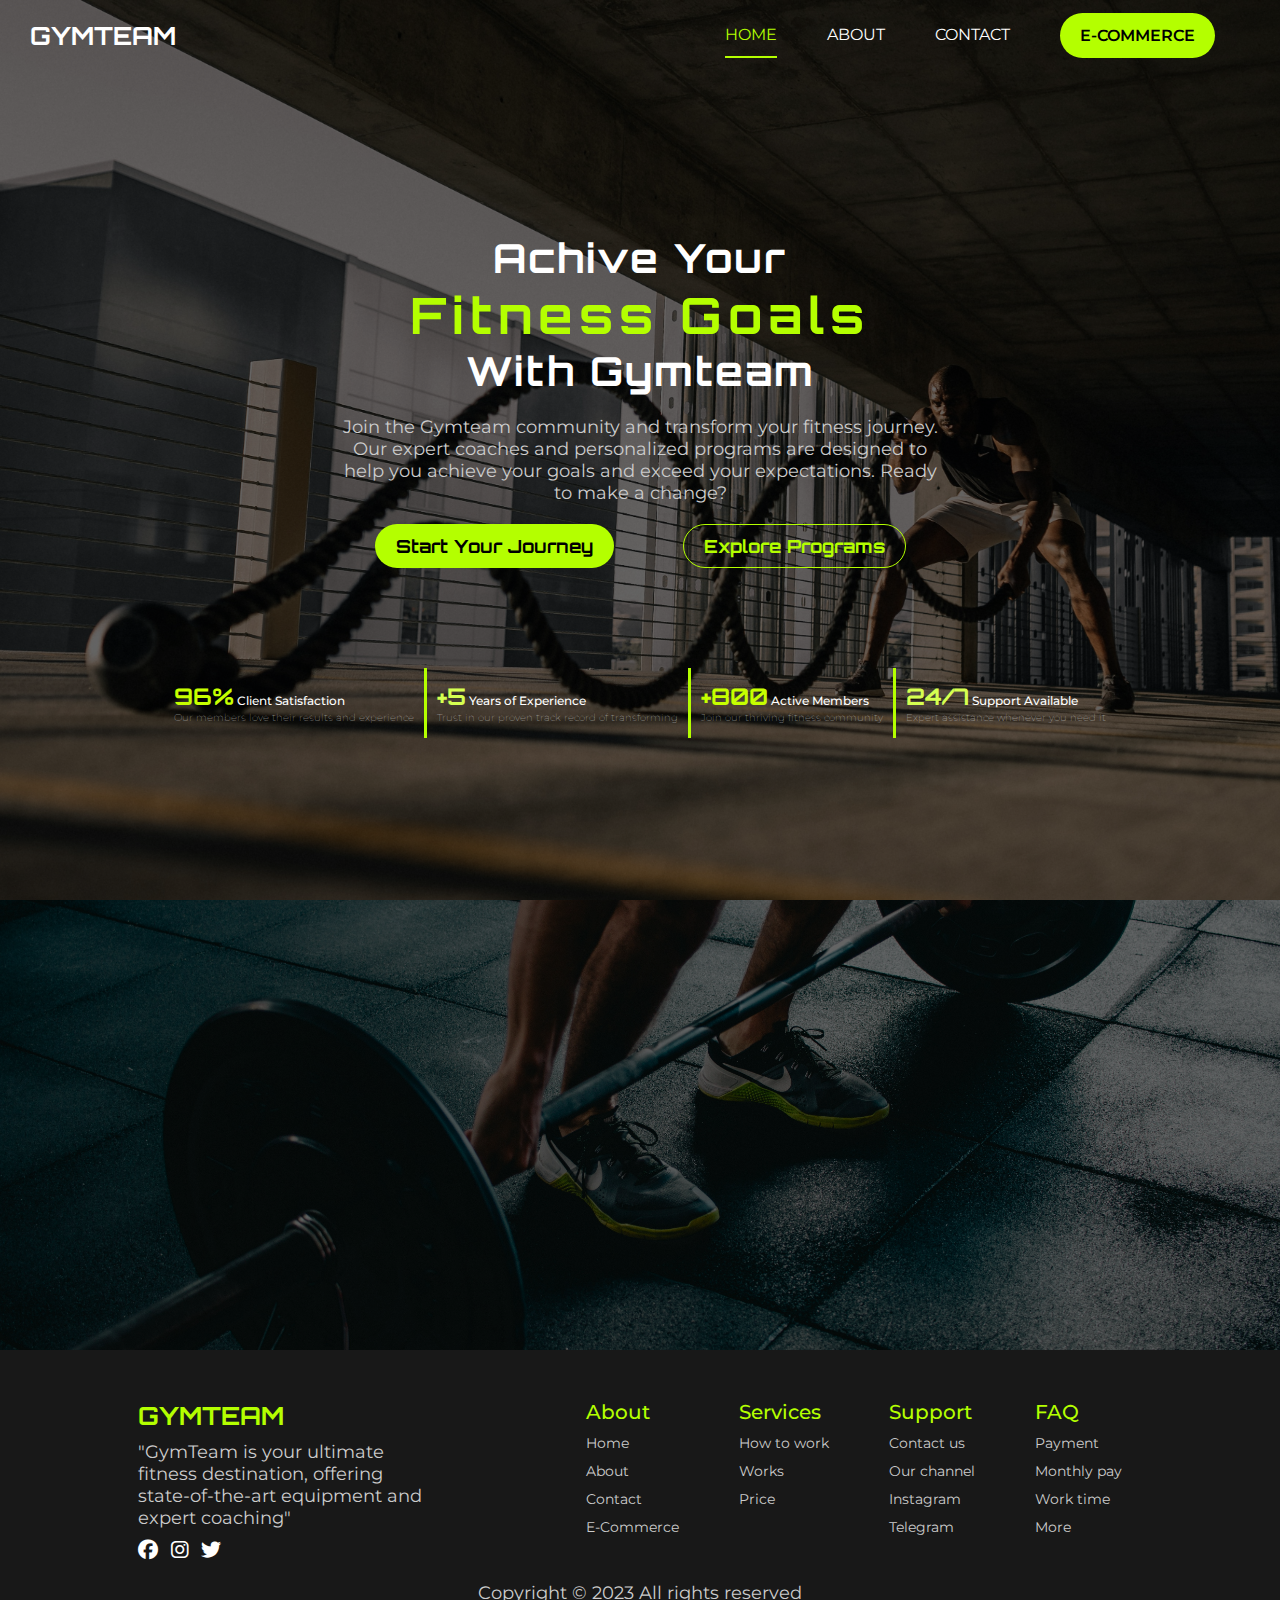
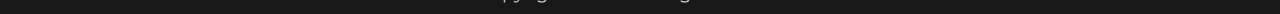
<file: index.html>
<!DOCTYPE html>
<html lang="en">
  <head>
    <meta charset="UTF-8" />
    <meta name="viewport" content="width=device-width, initial-scale=1.0" />
    <link rel="stylesheet" href="/CSS/resetstylesheet.css" />
    <link rel="stylesheet" href="/CSS/style.css" />
    <link
      rel="stylesheet"
      href="https://cdnjs.cloudflare.com/ajax/libs/font-awesome/6.5.2/css/all.min.css" />
    <title>GYMTEAM</title>
  </head>
  <body>
    <section class="herobg"></section>
    <header>
      <h5><a href="/">GYMTEAM</a></h5>

      <!-- Burger Menu Button -->
      <button id="burger-menu" aria-label="Toggle menu">
        <img src="/ASSET/icon-hamburger.svg" alt="Menu" id="burger-icon" />
      </button>

      <!-- Desktop Navigation -->
      <nav class="desktop-nav">
        <ul>
          <li class="link clicked">
            <a href="/"> Home</a>
          </li>
          <li class="link">
            <a href="/html/AboutUs.html"> About</a>
          </li>
          <li class="link">
            <a href="/html/contact.html"> Contact</a>
          </li>
          <li class="E-link">
            <a href="/html/e-commerce.html"> E-Commerce</a>
          </li>
        </ul>
      </nav>

      <!-- Mobile Navigation (hidden by default) -->
      <nav class="mobile-nav">
        <ul>
          <li class="link clicked">
            <a href="/"> Home</a>
          </li>
          <li class="link">
            <a href="/html/AboutUs.html"> About</a>
          </li>
          <li class="link">
            <a href="/html/contact.html"> Contact</a>
          </li>
          <li class="E-link">
            <a href="#"> E-Commerce</a>
          </li>
        </ul>
      </nav>
    </header>

    <section class="hero-section">
      <div class="hero-text">
        <h1>
          Achive Your <br />
          <span>Fitness Goals</span> <br />
          With Gymteam
        </h1>
        <p>
          Join the Gymteam community and transform your fitness journey. Our
          expert coaches and personalized programs are designed to help you
          achieve your goals and exceed your expectations. Ready to make a
          change?
        </p>
        <div class="hero-buttons">
          <button class="start">Start Your Journey</button>
          <button class="explore">Explore Programs</button>
        </div>
      </div>
      <div class="records">
        <div>
          <h4><span class="shadeone">96%</span> Client Satisfaction</h4>
          <p>Our members love their results and experience</p>
          <hr />
        </div>
        <div>
          <h4><span class="shadetwo">+5</span> Years of Experience</h4>
          <p>Trust in our proven track record of transforming</p>
          <hr />
        </div>
        <div>
          <h4><span class="shadeone">+800</span> Active Members</h4>
          <p>Join our thriving fitness community</p>
          <hr />
        </div>
        <div>
          <h4><span class="shadetwo">24/7</span> Support Available</h4>
          <p>Expert assistance whenever you need it</p>
        </div>
      </div>
    </section>

    <section class="blank-section"> </section>
    <!-- <section class="Subscription">
      <div class="Subscribe-head">
        <h2>Our <span>Plans</span></h2>
        <p>
          Select the plan that suits your fitness goals and let our expert
          coaches guide you every step of the way.
        </p>
        <div>
          <button>Monthly</button>
          <button>Yearly</button>
        </div>
      </div>

      <div class="plans">
        <div></div>
        <div></div>
        <div></div>
      </div>
    </section> -->

    <footer>
      <div class="footer-container">
        <div class="footer-section">
          <h2>GYMTEAM</h2>
          <p
            >"GymTeam is your ultimate fitness destination, offering
            state-of-the-art equipment and expert coaching"</p
          >
          <div class="social-icons">
            <a href="#"><i class="fab fa-facebook"></i></a>
            <a href="#"><i class="fab fa-instagram"></i></a>
            <a href="#"><i class="fab fa-twitter"></i></a>
          </div>
        </div>
        <div class="footer-links">
          <div class="about">
            <h3>About</h3>
            <ul>
              <li><a href="#">Home</a></li>
              <li><a href="#">About</a></li>
              <li><a href="#">Contact</a></li>
              <li><a href="#">E-Commerce</a></li>
            </ul>
          </div>
          <div class="services">
            <h3>Services</h3>
            <ul>
              <li><a href="#">How to work</a></li>
              <li><a href="#">Works</a></li>
              <li><a href="#">Price</a></li>
            </ul>
          </div>
          <div class="support">
            <h3>Support</h3>
            <ul>
              <li><a href="#">Contact us</a></li>
              <li><a href="#">Our channel</a></li>
              <li><a href="#">Instagram</a></li>
              <li><a href="#">Telegram</a></li>
            </ul>
          </div>
          <div class="faq">
            <h3>FAQ</h3>
            <ul>
              <li><a href="#">Payment</a></li>
              <li><a href="#">Monthly pay</a></li>
              <li><a href="#">Work time</a></li>
              <li><a href="#">More</a></li>
            </ul>
          </div>
        </div>
      </div>
      <p class="copyright">Copyright &copy; 2023 All rights reserved</p>
    </footer>

    <script src="/JS/script.js"></script>
  </body>
</html>
</file>
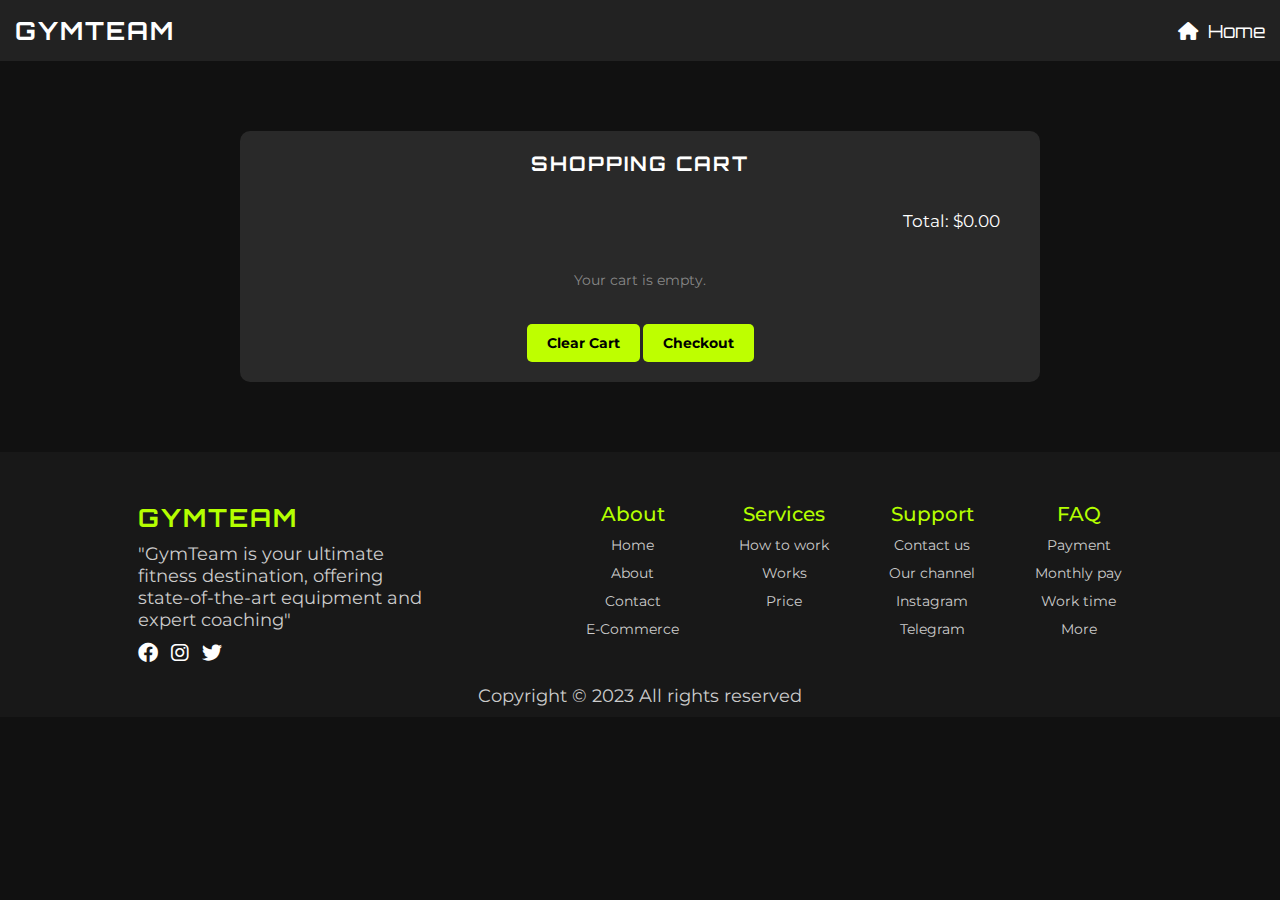
<file: html/cart.html>
<!DOCTYPE html>
<html lang="en">
  <head>
    <meta charset="UTF-8" />
    <meta name="viewport" content="width=device-width, initial-scale=1.0" />
    <title>Shopping Cart</title>
    <link rel="stylesheet" href="/CSS/cart.css" />
    <link rel="stylesheet" href="/CSS/resetstylesheet.css" />
    <link
      rel="stylesheet"
      href="https://cdnjs.cloudflare.com/ajax/libs/font-awesome/6.0.0-beta3/css/all.min.css" />
  </head>
  <body>
    <header>
      <div class="logo">
        <h1>GYMTEAM</h1>
      </div>
      <nav>
        <a href="/html/e-commerce.html"><i class="fas fa-home"></i> Home</a>
      </nav>
    </header>

    <main class="cart-container">
      <h2>Shopping Cart</h2>
      <div id="cart-items"></div>
      <p id="empty-cart-message">Your cart is empty.</p>
      <button id="clear-cart">Clear Cart</button>
      <button id="checkout">Checkout</button>
    </main>

    <footer>
      <div class="footer-container">
        <div class="footer-section">
          <h2>GYMTEAM</h2>
          <p
            >"GymTeam is your ultimate fitness destination, offering
            state-of-the-art equipment and expert coaching"</p
          >
          <div class="social-icons">
            <a href="#"><i class="fab fa-facebook"></i></a>
            <a href="#"><i class="fab fa-instagram"></i></a>
            <a href="#"><i class="fab fa-twitter"></i></a>
          </div>
        </div>
        <div class="footer-links">
          <div class="about">
            <h3>About</h3>
            <ul>
              <li><a href="#">Home</a></li>
              <li><a href="#">About</a></li>
              <li><a href="#">Contact</a></li>
              <li><a href="#">E-Commerce</a></li>
            </ul>
          </div>
          <div class="services">
            <h3>Services</h3>
            <ul>
              <li><a href="#">How to work</a></li>
              <li><a href="#">Works</a></li>
              <li><a href="#">Price</a></li>
            </ul>
          </div>
          <div class="support">
            <h3>Support</h3>
            <ul>
              <li><a href="/html/contact.html">Contact us</a></li>
              <li><a href="#">Our channel</a></li>
              <li><a href="#">Instagram</a></li>
              <li><a href="#">Telegram</a></li>
            </ul>
          </div>
          <div class="faq">
            <h3>FAQ</h3>
            <ul>
              <li><a href="/html/cart.html">Payment</a></li>
              <li><a href="#">Monthly pay</a></li>
              <li><a href="#">Work time</a></li>
              <li><a href="#">More</a></li>
            </ul>
          </div>
        </div>
      </div>
      <p class="copyright">Copyright &copy; 2023 All rights reserved</p>
    </footer>

    <script src="/JS/e-commerce.js"></script>
  </body>
</html>
</file>
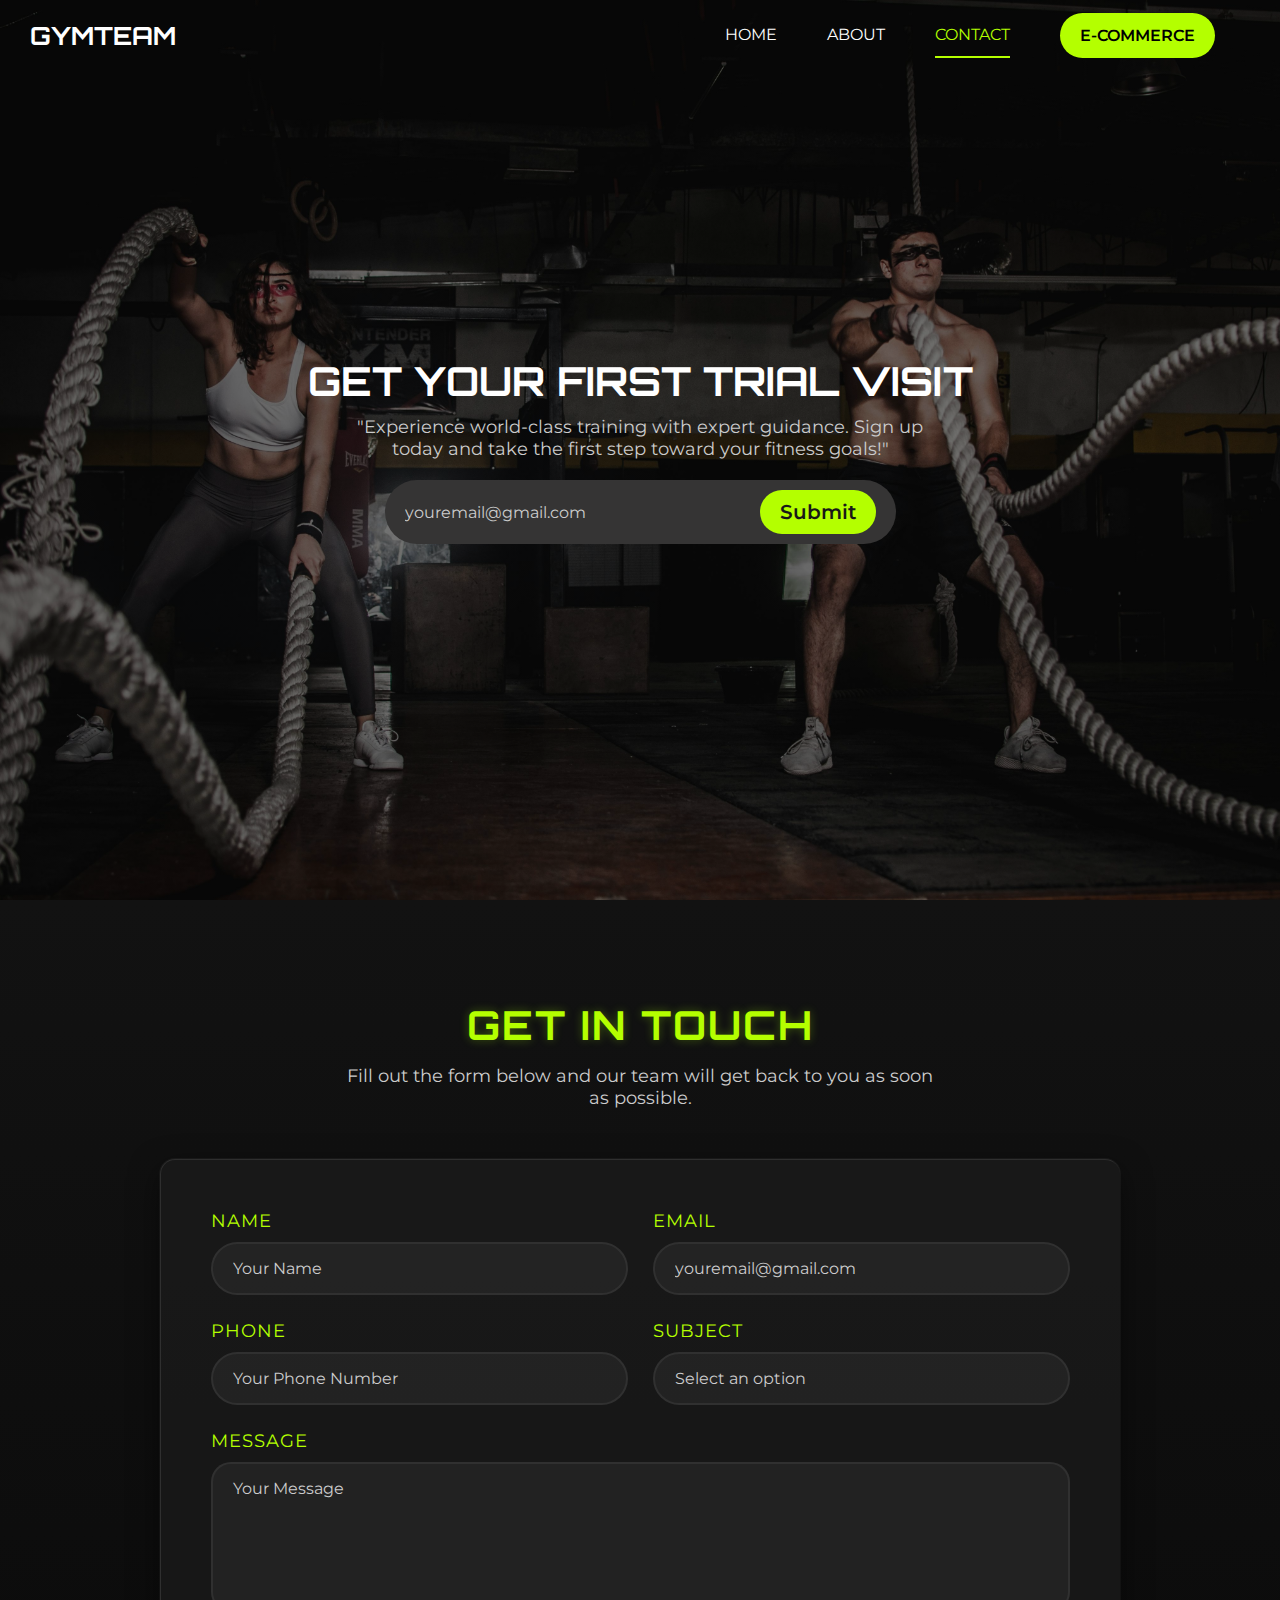
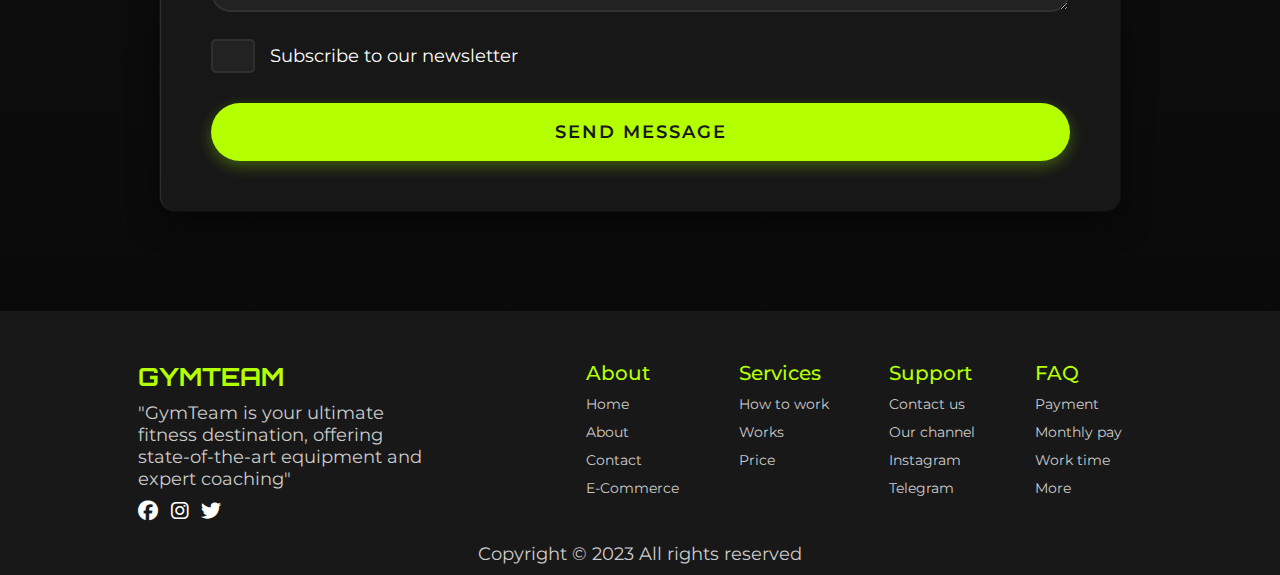
<file: html/contact.html>
<!DOCTYPE html>
<html lang="en">
  <head>
    <meta charset="UTF-8" />
    <meta name="viewport" content="width=device-width, initial-scale=1.0" />
    <title>Contact Us - Gym Team</title>
    <link rel="stylesheet" href="../CSS/resetstylesheet.css" />
    <link rel="stylesheet" href="../CSS/contact.css" />
    <link
      href="https://fonts.googleapis.com/css2?family=Antonio:wght@100..700&family=Pacifico&family=Source+Sans+3:ital,wght@0,200..900;1,200..900&display=swap"
      rel="stylesheet" />
    <link
      rel="stylesheet"
      href="https://cdnjs.cloudflare.com/ajax/libs/font-awesome/6.5.2/css/all.min.css" />
  </head>
  <body>
    <section class="contact-hero">
      <!-- Header -->

      <header>
        <h5><a href="/">GYMTEAM</a></h5>

        <!-- Burger Menu Button -->
        <button id="burger-menu" aria-label="Toggle menu">
          <img src="/ASSET/icon-hamburger.svg" alt="Menu" id="burger-icon" />
        </button>

        <!-- Desktop Navigation -->
        <nav class="desktop-nav">
          <ul>
            <li class="link">
              <a href="/"> Home</a>
            </li>
            <li class="link">
              <a href="/html/AboutUs.html"> About</a>
            </li>
            <li class="link clicked">
              <a href="/html/contact.html"> Contact</a>
            </li>
            <li class="E-link">
              <a href="/html/e-commerce.html"> E-Commerce</a>
            </li>
          </ul>
        </nav>

        <!-- Mobile Navigation (hidden by default) -->
        <nav class="mobile-nav">
          <ul>
            <li class="link">
              <a href="/"> Home</a>
            </li>
            <li class="link">
              <a href="/html/AboutUs.html"> About</a>
            </li>
            <li class="link clicked">
              <a href="/html/contact.html"> Contact</a>
            </li>
            <li class="E-link">
              <a href="/html/e-commerce.html"> E-Commerce</a>
            </li>
          </ul>
        </nav>
      </header>
      <div class="contact-content">
        <h1>GET YOUR FIRST TRIAL VISIT</h1>
        <p
          >"Experience world-class training with expert guidance. Sign up today
          and take the first step toward your fitness goals!"</p
        >
        <div class="email-form">
          <input
            type="email"
            placeholder="youremail@gmail.com"
            id="youremail" />
          <input
            type="submit"
            placeholder="Submit"
            id="feedback"
            onclick="getFeedback()" />
        </div>
      </div>
    </section>

    <!-- Form -->
    <section class="contact-form-section">
      <div class="contact-form-container">
        <h2>GET IN TOUCH</h2>
        <p
          >Fill out the form below and our team will get back to you as soon as
          possible.</p
        >

        <form
          class="contact-form"
          action="https://formspree.io/f/mqapqkbq"
          method="post">
          <div class="form-row">
            <div class="form-group">
              <label for="name">Name</label>
              <input
                type="text"
                id="name"
                name="name"
                placeholder="Your Name"
                required />
            </div>
            <div class="form-group">
              <label for="email">Email</label>
              <input
                type="email"
                id="email"
                name="email"
                placeholder="youremail@gmail.com"
                required />
            </div>
          </div>

          <div class="form-row">
            <div class="form-group">
              <label for="phone">Phone</label>
              <input
                type="tel"
                id="phone"
                name="phone"
                placeholder="Your Phone Number"
                required />
            </div>
            <div class="form-group">
              <label for="subject">Subject</label>
              <select id="subject" name="subject" required>
                <option value="" disabled selected>Select an option</option>
                <option value="membership">Membership</option>
                <option value="personal-training">Personal Training</option>
                <option value="group-classes">Group Classes</option>
                <option value="other">Other</option>
              </select>
            </div>
          </div>

          <div class="form-group full-width">
            <label for="message">Message</label>
            <textarea
              id="message"
              name="message"
              placeholder="Your Message"
              rows="5"
              required></textarea>
          </div>

          <div class="form-group checkbox-group">
            <input type="checkbox" id="newsletter" name="newsletter" />
            <label for="newsletter">Subscribe to our newsletter</label>
          </div>

          <button type="submit" class="submit-btn">SEND MESSAGE</button>
        </form>
      </div>
    </section>

    <footer>
      <div class="footer-container">
        <div class="footer-section">
          <h2>GYMTEAM</h2>
          <p
            >"GymTeam is your ultimate fitness destination, offering
            state-of-the-art equipment and expert coaching"</p
          >
          <div class="social-icons">
            <a href="#"><i class="fab fa-facebook"></i></a>
            <a href="#"><i class="fab fa-instagram"></i></a>
            <a href="#"><i class="fab fa-twitter"></i></a>
          </div>
        </div>
        <div class="footer-links">
          <div class="about">
            <h3>About</h3>
            <ul>
              <li><a href="/index.html">Home</a></li>
              <li><a href="#">About</a></li>
              <li><a href="#">Contact</a></li>
              <li><a href="/html/e-commerce.html">E-Commerce</a></li>
            </ul>
          </div>
          <div class="services">
            <h3>Services</h3>
            <ul>
              <li><a href="#">How to work</a></li>
              <li><a href="#">Works</a></li>
              <li><a href="#">Price</a></li>
            </ul>
          </div>
          <div class="support">
            <h3>Support</h3>
            <ul>
              <li><a href="#">Contact us</a></li>
              <li><a href="#">Our channel</a></li>
              <li><a href="#">Instagram</a></li>
              <li><a href="#">Telegram</a></li>
            </ul>
          </div>
          <div class="faq">
            <h3>FAQ</h3>
            <ul>
              <li><a href="/html/cart.html">Payment</a></li>
              <li><a href="#">Monthly pay</a></li>
              <li><a href="#">Work time</a></li>
              <li><a href="#">More</a></li>
            </ul>
          </div>
        </div>
      </div>
      <p class="copyright">Copyright &copy; 2023 All rights reserved</p>
    </footer>
    <script src="../JS/script.js"></script>
    <script src="../JS/contact.js"></script>
  </body>
</html>
</file>
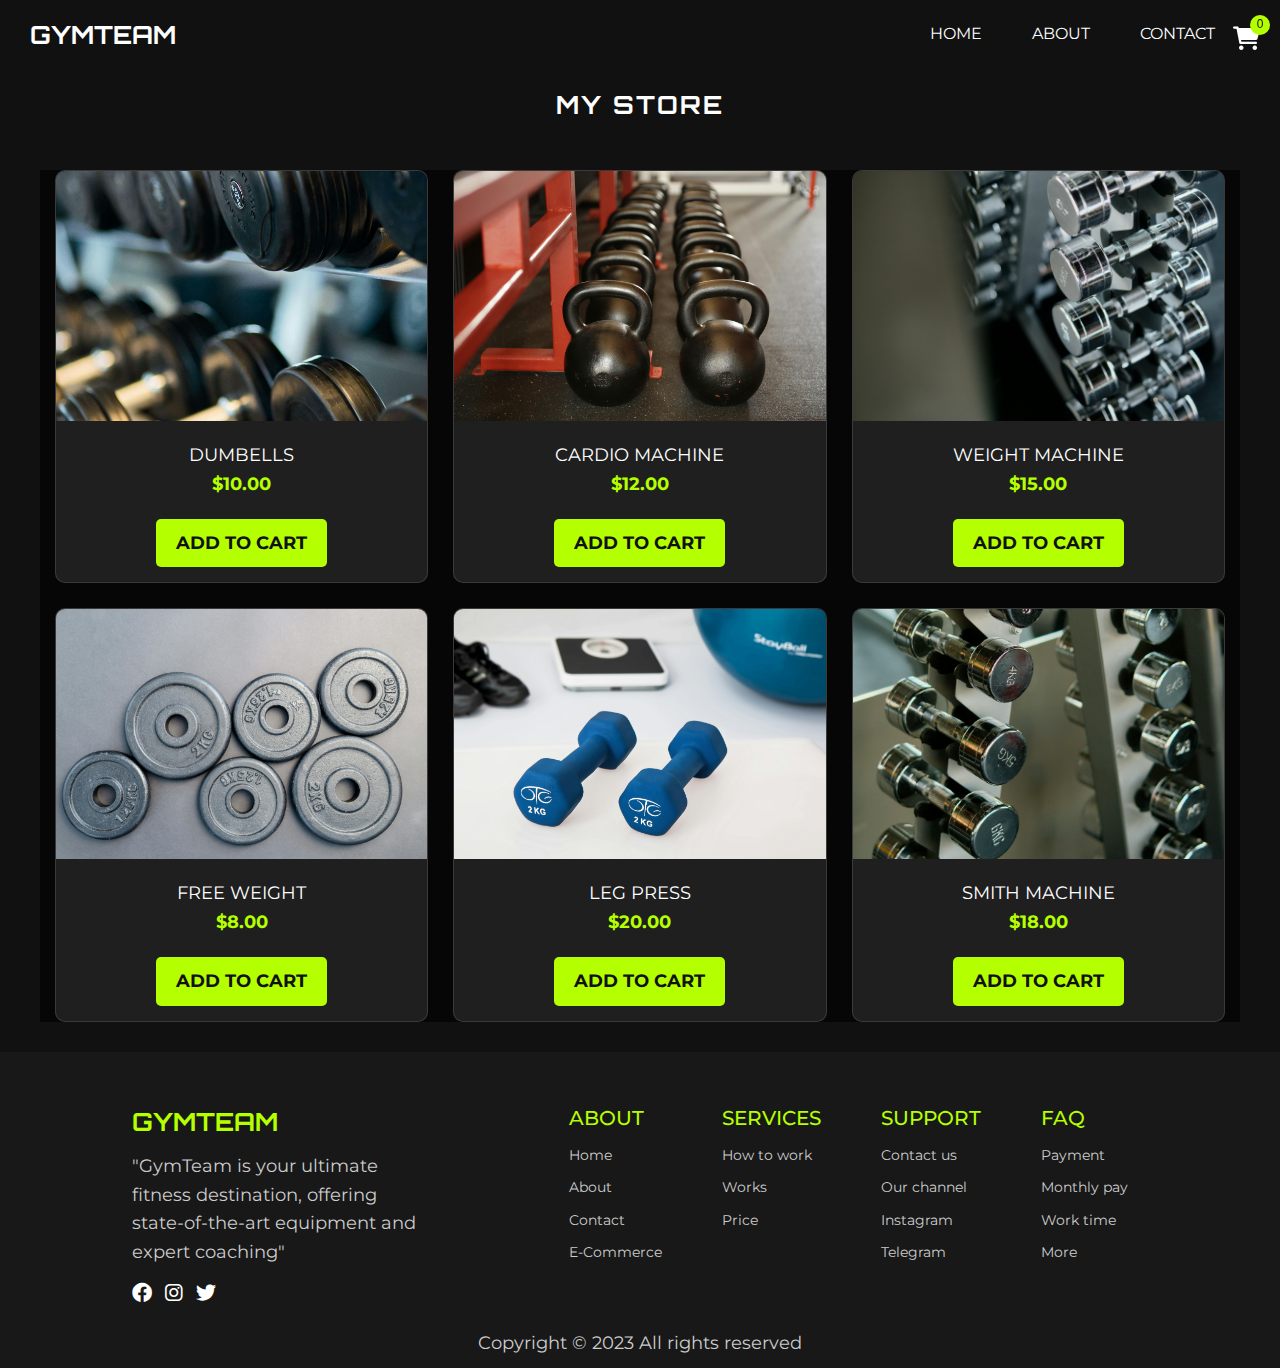
<file: html/e-commerce.html>
<!DOCTYPE html>
<html lang="en">
  <head>
    <meta charset="UTF-8" />
    <meta name="viewport" content="width=device-width, initial-scale=1.0" />
    <title>Gym Store</title>
    <link rel="stylesheet" href="../CSS/e-commerce.css" />
    <link rel="stylesheet" href="../CSS/resetstylesheet.css" />
    <link
      rel="stylesheet"
      href="https://cdnjs.cloudflare.com/ajax/libs/font-awesome/6.0.0-beta3/css/all.min.css" />
  </head>
  <body>
    <header>
      <h5><a href="/">GYMTEAM</a></h5>

      <!-- Burger Menu Button -->
      <button id="burger-menu" aria-label="Toggle menu">
        <img src="/ASSET/icon-hamburger.svg" alt="Menu" id="burger-icon" />
      </button>

      <!-- Desktop Navigation -->
      <nav class="desktop-nav">
        <ul>
          <li class="link">
            <a href="/"> Home</a>
          </li>
          <li class="link">
            <a href="/html/AboutUs.html"> About</a>
          </li>
          <li class="link">
            <a href="/html/contact.html"> Contact</a>
          </li>
        </ul>
      </nav>

      <!-- Mobile Navigation (hidden by default) -->
      <nav class="mobile-nav">
        <ul>
          <li class="link">
            <a href="/"> Home</a>
          </li>
          <li class="link">
            <a href="/html/AboutUs.html"> About</a>
          </li>
          <li class="link">
            <a href="/html/contact.html"> Contact</a>
          </li>
        </ul>
      </nav>
    </header>

    <div class="heading">
      <div class="logo">
        <h1>My Store</h1>
      </div>
      <div class="cart-icon">
        <a href="cart.html">
          <i class="fas fa-shopping-cart"></i>
          <span id="cart-count" class="cart-count">0</span>
        </a>
      </div>
    </div>

    <main class="container">
      <div class="product-grid">
        <div class="product-card">
          <img src="/ASSET/Dumbells.jpg" alt="Product 1" />
          <div class="product-details">
            <h3>Dumbells</h3>
            <p class="price">$10.00</p>
            <button class="add-to-cart" onclick="cart()">Add to Cart</button>
          </div>
        </div>
        <div class="product-card">
          <img src="/ASSET/gymequipment1.jpg" alt="Product 2" />
          <div class="product-details">
            <h3>Cardio Machine</h3>
            <p class="price">$12.00</p>
            <button class="add-to-cart" onclick="cart()">Add to Cart</button>
          </div>
        </div>
        <div class="product-card">
          <img src="/ASSET/gymequipment2.jpg" alt="Product 3" />
          <div class="product-details">
            <h3>Weight Machine</h3>
            <p class="price">$15.00</p>
            <button class="add-to-cart" onclick="cart()">Add to Cart</button>
          </div>
        </div>
        <div class="product-card">
          <img src="/ASSET/gymequipment3.jpg" alt="Product 4" />
          <div class="product-details">
            <h3>Free Weight</h3>
            <p class="price">$8.00</p>
            <button class="add-to-cart" onclick="cart()">Add to Cart</button>
          </div>
        </div>
        <div class="product-card">
          <img src="/ASSET/gymequipment4.jpg" alt="Product 5" />
          <div class="product-details">
            <h3>Leg Press</h3>
            <p class="price">$20.00</p>
            <button class="add-to-cart" onclick="cart()">Add to Cart</button>
          </div>
        </div>
        <div class="product-card">
          <img src="/ASSET/gymequipment5.jpg" alt="Product 6" />
          <div class="product-details">
            <h3>Smith Machine</h3>
            <p class="price">$18.00</p>
            <button class="add-to-cart" onclick="cart()">Add to Cart</button>
          </div>
        </div>
      </div>
    </main>

    <footer>
      <div class="footer-container">
        <div class="footer-section">
          <h2>GYMTEAM</h2>
          <p
            >"GymTeam is your ultimate fitness destination, offering
            state-of-the-art equipment and expert coaching"</p
          >
          <div class="social-icons">
            <a href="#"><i class="fab fa-facebook"></i></a>
            <a href="#"><i class="fab fa-instagram"></i></a>
            <a href="#"><i class="fab fa-twitter"></i></a>
          </div>
        </div>
        <div class="footer-links">
          <div class="about">
            <h3>About</h3>
            <ul>
              <li><a href="#">Home</a></li>
              <li><a href="#">About</a></li>
              <li><a href="#">Contact</a></li>
              <li><a href="#">E-Commerce</a></li>
            </ul>
          </div>
          <div class="services">
            <h3>Services</h3>
            <ul>
              <li><a href="#">How to work</a></li>
              <li><a href="#">Works</a></li>
              <li><a href="#">Price</a></li>
            </ul>
          </div>
          <div class="support">
            <h3>Support</h3>
            <ul>
              <li><a href="/html/contact.html">Contact us</a></li>
              <li><a href="#">Our channel</a></li>
              <li><a href="#">Instagram</a></li>
              <li><a href="#">Telegram</a></li>
            </ul>
          </div>
          <div class="faq">
            <h3>FAQ</h3>
            <ul>
              <li><a href="/html/cart.html">Payment</a></li>
              <li><a href="#">Monthly pay</a></li>
              <li><a href="#">Work time</a></li>
              <li><a href="#">More</a></li>
            </ul>
          </div>
        </div>
      </div>
      <p class="copyright">Copyright &copy; 2023 All rights reserved</p>
    </footer>
    <script src="../JS/e-commerce.js"></script>
  </body>
</html>
</file>
<file: CSS/style.css>
@import url('https://fonts.googleapis.com/css2?family=Montserrat:ital,wght@0,100..900;1,100..900&family=Orbitron:wght@400..900&display=swap');
:root{
    font-size: 62.5%; 
    --primary-green: #B4FF00;
    --primary-green-2: #C6FF00;
    --primary-green-3: #D5FF51;
    --primary-text: #CCCCCC;
    --primary-white: #FFFFFF;
    --primary-grey: #181818;
 
}

/* font-family: "Orbitron", sans-serif;
font-family: "Montserrat", sans-serif; */

body{
    max-width: 1440px;
    width: 100%;
    background-color: var(--primary-grey);
    opacity: 0;
    transition: opacity 1s ease-in-out;
}

body.loaded {
    opacity: 1;
}

.herobg{
    position: absolute;
    top: 0;
    left: 0;
    width: 100%;
    height: 100vh;
    background-color: var(--primary-grey);
    background-image: url(../ASSET/workout\ 2.jpg);
    background-position: center;
    background-repeat: no-repeat;
    background-size: cover;
    filter: brightness(40%);
}

/* header */

header{
    position: relative;
    width: 100%;
    height: 70px;
    padding: 0 30px;
    display: flex;
    align-items: center;
    justify-content: space-between;
}

h5{
    font-size: 2.5rem;
    font-family: "Orbitron", sans-serif;
    font-weight: 700;
    text-transform: uppercase;
    color: var(--primary-white);
    cursor: pointer;
}

.desktop-nav{
    height: 50px;
    padding: 0 15px;
    display: flex;
    align-items: center;
}

.desktop-nav ul{
    padding: 0 20px;
    display: flex;
    gap: 50px;
    align-items: center;
    justify-content: space-between;
}

.desktop-nav .link{
    font-size: 1.6rem;
    height: 45px;
    font-family: "Montserrat", sans-serif;
    font-weight: 400;
    text-transform: uppercase;
    display: flex;
    align-items: center;
    cursor: pointer;
    border-bottom: 2px solid transparent;
    transition-duration: 1s;
    color: var(--primary-white);
}

.link:hover{
    border-bottom: 2px solid #d5fd517b;
    color: #d5fd517b;
    transition: ease-in-out;
    transition-duration: 1s;
}

.link.clicked{
    border-bottom: 2px solid var(--primary-green);
    color: var(--primary-green);
    transition: ease-in-out;
    transition-duration: 1s;
}

.E-link{
    font-size: 1.6rem;
    height: 45px;
    font-family: "Montserrat", sans-serif;
    font-weight: 600;
    text-transform: uppercase;
    display: flex;
    align-items: center;
    cursor: pointer;
    background-color: var(--primary-green);
    color: #000000;
    border-radius: 50px;
    padding: 10px 20px;
}

#burger-menu {
    display: none;
    background: none;
    border: none;
    cursor: pointer;
    z-index: 1001;
    position: fixed;
    right: 30px;
    top: 20px;
  }
  
  #burger-icon {
    width: 30px; /* Adjust as needed */
  }

.mobile-nav {
    display: none;
    position: fixed;
    top: 0;
    right: 0;
    height: 100vh;
    width: 70%;
    background: rgba(11, 13, 23, 0.9);
    backdrop-filter: blur(10px);
    flex-direction: column;
    align-items: center;
    justify-content: center;
    transition: transform 0.3s ease-in-out;
    transform: translateX(100%);
}

.mobile-nav ul {
    list-style: none;
    padding: 0;
    text-align: start;
}

.mobile-nav ul .link {
    color: var(--primary-white);
    font-size: 2rem;
    text-transform: uppercase;
    text-decoration: none;
    font-family: "Montserrat", sans-serif;
    width: fit-content;
    margin: 50px 0;
}

.mobile-nav .link.clicked{
    border-bottom: 2px solid var(--primary-green);
    color: var(--primary-green);
    transition: ease-in-out;
    transition-duration: 1s;
}
/* end */

/* Hero Section */

.hero-section{
    position: relative;
    width: 90%;
    margin: 0 auto;
    height: calc(100vh - 70px);
    place-content: center;
}

.hero-text{
    width: 100%;
    display: flex;
    flex-direction: column;
    align-items: center;
}

.hero-text h1{
    font-size: 4rem;
    font-family: "Orbitron", sans-serif;
    font-weight: 700;
    color: var(--primary-white);
    margin-bottom: 20px;
    letter-spacing: 2px;
    text-align: center;
}

.hero-text h1 span{
    letter-spacing: 6px;
    font-size: 5rem;
    color: var(--primary-green);
}

.hero-text p{
    width: 600px;
    font-size: 1.8rem;
    font-family: "Montserrat", sans-serif;
    font-weight: 400;
    color: var(--primary-text);
    text-align: center;
    margin-bottom: 20px;
}

.hero-buttons{
    width: 600px;
    display: flex;
    justify-content: space-around;
}

.start{
    width: fit-content;
    padding: 10px 20px;
    font-size: 1.8rem;
    font-family: "orbitron", sans-serif;
    font-weight: 700;
    color: #000000;
    border-radius: 50px;
    background-color: var(--primary-green); 
    border: 1px solid transparent;
}

.start:hover{
    background-color: transparent;
    color: var(--primary-green);
    border: 1px solid var(--primary-green);
    transition: ease-in-out;
    transition-duration: 1s;
}

.explore{
    width: fit-content;
    padding: 10px 20px;
    font-size: 1.8rem;
    font-family: "orbitron", sans-serif;
    font-weight: 700;
    background-color: transparent;
    color: var(--primary-green);
    border: 1px solid var(--primary-green);
    border-radius: 50px;
}

.explore:hover{
    background-color: var(--primary-green);
    color: #000000;
    transition: ease-in-out;
    transition-duration: 1s;
}

/* Records */
.records{
    width: 100%;
    display: flex;
    justify-content: center;
    align-items: center;
    margin-top: 100px;
}

hr{
    display: none;
}

.records div{
    width: fit-content;
    place-content: center;
    height: 70px;
    padding: 0 10px;
    border-right: 3px solid var(--primary-green);
}

.records div:last-child{
    border-right: none;
}

.records h4{
    font-size: 1.2rem;
    font-family: "montserrat", sans-serif;
    font-weight: 500;
    color: var(--primary-white);
}

.records span{
    font-size: 2.3rem;
    font-family: "orbitron", sans-serif;
    font-weight: 700;
}

.shadeone{
    color: var(--primary-green-2);
}

.shadetwo{
    color: var(--primary-green-3);
}

.records p{
    font-size: 1.0rem;
    font-family: "montserrat", sans-serif;
    font-weight: 100;
    color: var(--primary-text);
}

/* Blank */

.blank-section{
    width: 100%;
    height: 50vh;
    background-color: var(--primary-grey);
    background-image: url(../ASSET/workout\ 9.jpg);
    background-position: center;
    background-repeat: no-repeat;
    background-size: cover;
    filter: brightness(40%);
}

/* Footer */
footer {
    width: 100%;
    background: var(--primary-grey);
    padding: 50px 0 10px 0;
    height: fit-content;
    /* text-align: center; */
}

.footer-container {
    width: 90%;
    margin: auto;
    display: flex;
    justify-content: space-around;
    flex-wrap: wrap;
}

.footer-section h2 {
    color: var(--primary-green);
    margin-bottom: 10px;
    font-size: 2.5rem;
    font-family: "Orbitron", sans-serif;
    font-weight: 700;
    text-transform: uppercase;
}

.footer-section p {
    width: 300px;
    color: var(--primary-green);
    margin-bottom: 10px;
    font-size: 1.8rem;
    font-family: "Montserrat", sans-serif;
    font-weight: 400;
    color: var(--primary-text);
}

.footer-links h3 {
    color: var(--primary-green);
    font-size: 2.0rem;
    font-family: "montserrat", sans-serif;
    font-weight: 500;
    margin-bottom: 10px;
}

.footer-section ul {
    list-style: none;
    padding: 0;
}

.footer-links {
    display: flex;
    flex-wrap: wrap;
    justify-content: space-between;
    gap: 40px;
    color: var(--primary-green);
}

.footer-links div {
    margin-right: 20px; 
}

.footer-links ul li {
    margin-bottom: 10px;
}

.footer-links ul  li a{
    font-size: 1.4rem;
    font-family: "Montserrat", sans-serif;
    font-weight: 400;
    color: var(--primary-text);
    text-decoration: none;
    cursor: pointer;
}

.footer-links ul li a:hover {
    color: var(--primary-green); 
}

.social-icons {
    margin-top: 10px;
}

.social-icons a {
    font-size: 20px;
    color: white;
    margin-right: 10px;
    transition: 0.3s;
}

.social-icons a:hover {
    color: var(--primary-green);
}

.copyright {
    margin-top: 20px;
    font-size: 1.8rem;
    font-family: "Montserrat", sans-serif;
    font-weight: 400;
    color: var(--primary-text);
    width: 100%;
    text-align: center;
}

@media screen and (max-width: 992px) {
    /* header */

header{
    padding: 0 20px;
}

.desktop-nav{
    padding: 0;
}

.desktop-nav ul{
    padding: 0;
    gap: 20px;
}

/* Hero Section */

.hero-text h1{
    font-size: 3.5rem;
}

.hero-text h1 span{
    font-size: 5rem;
}

/* Footer */

.footer-container {
    flex-direction: column;
    gap: 20px;
    justify-content: space-between;
}

}

/* Show burger menu and hide desktop nav on small screens */
@media (max-width: 660px) {

    header{
        align-items: center;
    }
    
    #burger-menu {
        display: block;
    }
    
    .desktop-nav {
        display: none;
    }
    
    .mobile-nav.show {
        display: flex;
        z-index: 10;
        transform: translateX(0);
    }

    .hero-text{
        gap: 20px;
    }

    .hero-text p{
        width: 90%;
        font-size: 1.6rem;
    }

    .hero-buttons{
        width: 100%;
        display: flex;
        flex-direction: column;
        align-items: center;
        gap: 20px;
    }
    
    .start{
        width: 250px;
        text-align: center;
        font-size: 1.6rem;
    }
    
    .explore{
        width: 250px;
        text-align: center;
        font-size: 1.6rem;
    }

    .records{
        display: none;
    }
    

/* Footer */

.footer-section p {
    font-size: 1.6rem;
}

.footer-links h3 {
    font-size: 1.8rem;
}

.footer-links {
    justify-content: space-between;
}


.copyright {
    font-size: 1.6rem;
} 

    /* end */
}
</file>
<file: CSS/cart.css>
@import url('https://fonts.googleapis.com/css2?family=Montserrat:ital,wght@0,100..900;1,100..900&family=Orbitron:wght@400..900&display=swap');
:root{
    font-size: 62.5%; 
    --primary-green: #B4FF00;
    --primary-green-2: #C6FF00;
    --primary-green-3: #D5FF51;
    --primary-text: #CCCCCC;
    --primary-white: #FFFFFF;
    --primary-grey: #181818;
 
}

body {
    font-family: "Montserrat", sans-serif;
    background-color: #111;
    color: white;
    text-align: center;
    margin: 0;
    padding: 0;
}

header {
    background-color: #222;
    font-family: "Orbitron", sans-serif;
    padding: 15px;
    text-align: center;
    display: flex;
    justify-content: space-between;
    align-items: center;
}

.logo h1 {
    font-size: 2.5rem;
    font-family: "Orbitron", sans-serif;
    font-weight: bold;
    letter-spacing: 2px;
}

h2 {
    font-size: 2.0rem;
    font-family: "Orbitron", sans-serif;
    font-weight: bold;
    text-transform: uppercase;
    letter-spacing: 2px;
}

nav a {
    color: white;
    text-decoration: none;
    font-size: 18px;
    display: flex;
    align-items: center;
    gap: 10px;
}

.cart-container {
    max-width: 800px;
    height: fit-content;
    margin: 70px auto;
    padding: 20px;
    background: rgba(255, 255, 255, 0.1);
    border-radius: 10px;
}

#cart-items {
    text-align: left;
    font-size: 1.4rem;
    font-family: "Montserrat", sans-serif;
    font-weight: 400;
    padding: 10px;
}

#empty-cart-message{
    font-size: 1.4rem;
    font-family: "Montserrat", sans-serif;
    font-weight: 400;
}

.cart-item {
    display: flex;
    justify-content: space-between;
    background: rgba(255, 255, 255, 0.2);
    padding: 10px;
    border-radius: 5px;
    margin-bottom: 10px;
    align-items: center;
}

.remove-item {
    background: red;
    color: white;
    border: none;
    padding: 5px 10px;
    cursor: pointer;
    border-radius: 5px;
}

#clear-cart {
    background: #beff00;
    color: black;
    border: none;
    padding: 10px 20px;
    cursor: pointer;
    border-radius: 5px;
    margin-top: 15px;
    font-size: 1.4rem;
    font-family: "Montserrat", sans-serif;
    font-weight: 700;
}

#empty-cart-message {
    color: #888;
    margin: 20px 0;
}

.cart-total {
    padding: 10px;
    text-align: right;
    border-radius: 5px;
    margin-top: 15px;
    font-size: 1.2em;
}
#checkout {
    background: #beff00;
    color: black;
    border: none;
    padding: 10px 20px;
    cursor: pointer;
    border-radius: 5px;
    margin-top: 15px;
    font-size: 1.4rem;
    font-family: "Montserrat", sans-serif;
    font-weight: 700;
}

/* Footer */
footer {
    width: 100%;
    background: var(--primary-grey);
    padding: 50px 0 10px 0;
    height: fit-content;
    /* text-align: center; */
}

.footer-container {
    width: 90%;
    margin: auto;
    display: flex;
    justify-content: space-around;
    flex-wrap: wrap;
}

.footer-section h2 {
    color: var(--primary-green);
    text-align: left;
    margin-bottom: 10px;
    font-size: 2.5rem;
    font-family: "Orbitron", sans-serif;
    font-weight: 700;
    text-transform: uppercase;
}

.footer-section p {
    width: 300px;
    text-align: left;
    color: var(--primary-green);
    margin-bottom: 10px;
    font-size: 1.8rem;
    font-family: "Montserrat", sans-serif;
    font-weight: 400;
    color: var(--primary-text);
}

.footer-links h3 {
    color: var(--primary-green);
    font-size: 2.0rem;
    font-family: "montserrat", sans-serif;
    font-weight: 500;
    margin-bottom: 10px;
}

.footer-section ul {
    list-style: none;
    padding: 0;
}

.footer-links {
    display: flex;
    flex-wrap: wrap;
    justify-content: space-between;
    gap: 40px;
    color: var(--primary-green);
}

.footer-links div {
    margin-right: 20px; 
}

.footer-links ul li {
    margin-bottom: 10px;
}

.footer-links ul  li a{
    font-size: 1.4rem;
    font-family: "Montserrat", sans-serif;
    font-weight: 400;
    color: var(--primary-text);
    text-decoration: none;
    cursor: pointer;
}

.footer-links ul li a:hover {
    color: var(--primary-green); 
}

.social-icons {
    margin-top: 10px;
   text-align: left;
}

.social-icons a {
    font-size: 20px;
    color: white;
    margin-right: 10px;
    transition: 0.3s;
}

.social-icons a:hover {
    color: var(--primary-green);
}

.copyright {
    margin-top: 20px;
    font-size: 1.8rem;
    font-family: "Montserrat", sans-serif;
    font-weight: 400;
    color: var(--primary-text);
    width: 100%;
    text-align: center;
}

@media screen and (max-width: 992px) {
/* Footer */

.footer-container {
    flex-direction: column;
    gap: 20px;
    justify-content: space-between;
}

}

/* Show burger menu and hide desktop nav on small screens */
@media (max-width: 660px) {
/* Footer */

.footer-section p {
    font-size: 1.6rem;
}

.footer-links h3 {
    font-size: 1.8rem;
}

.footer-links {
    justify-content: space-between;
}

.copyright {
    font-size: 1.6rem;
} 

    /* end */
}
</file>
<file: CSS/contact.css>
@import url('https://fonts.googleapis.com/css2?family=Montserrat:ital,wght@0,100..900;1,100..900&family=Orbitron:wght@400..900&display=swap');
*{
    margin: 0;
    padding: 0;
    box-sizing: border-box;
    list-style: none;
    text-decoration: none;
}

:root{
    font-size: 62.5%;
    --primary-green: #B4FF00;
    --primary-green-2: #C6FF00;
    --primary-green-3: #D5FF51;
    --primary-text: #CCCCCC;
    --primary-white: #FFFFFF;
    --primary-grey: #181818;
}

body {
    background: var(--primary-grey);
    color: var(--primary-text);
    opacity: 0;
    transition: opacity 1s ease-in-out;
}

body.loaded {
    opacity: 1;
}

/* Header */

header{
    position: absolute;
    top: 0;
    width: 100%;
    height: 70px;
    padding: 0 30px;
    display: flex;
    align-items: center;
    justify-content: space-between;
}

h5{
    font-size: 2.5rem;
    font-family: "Orbitron", sans-serif;
    font-weight: 700;
    text-transform: uppercase;
    color: var(--primary-white);
    cursor: pointer;
}

.desktop-nav{
    height: 50px;
    padding: 0 15px;
    display: flex;
    align-items: center;
}

.desktop-nav ul{
    padding: 0 20px;
    display: flex;
    gap: 50px;
    align-items: center;
    justify-content: space-between;
}

.desktop-nav .link{
    font-size: 1.6rem;
    height: 45px;
    font-family: "Montserrat", sans-serif;
    font-weight: 400;
    text-transform: uppercase;
    display: flex;
    align-items: center;
    cursor: pointer;
    border-bottom: 2px solid transparent;
    transition-duration: 1s;
    color: var(--primary-white);
}

.link:hover{
    border-bottom: 2px solid #d5fd517b;
    color: #d5fd517b;
    transition: ease-in-out;
    transition-duration: 1s;
}

.link.clicked{
    border-bottom: 2px solid var(--primary-green);
    color: var(--primary-green);
    transition: ease-in-out;
    transition-duration: 1s;
}

.E-link{
    font-size: 1.6rem;
    height: 45px;
    font-family: "Montserrat", sans-serif;
    font-weight: 600;
    text-transform: uppercase;
    display: flex;
    align-items: center;
    cursor: pointer;
    background-color: var(--primary-green);
    color: #000000;
    border-radius: 50px;
    padding: 10px 20px;
}

#burger-menu {
    display: none;
    background: none;
    border: none;
    cursor: pointer;
    z-index: 1001;
    position: fixed;
    right: 30px;
    top: 20px;
  }
  
  #burger-icon {
    width: 30px; /* Adjust as needed */
  }

.mobile-nav {
    display: none;
    position: fixed;
    top: 0;
    right: 0;
    height: 100vh;
    width: 70%;
    background: rgba(11, 13, 23, 0.9);
    backdrop-filter: blur(10px);
    flex-direction: column;
    align-items: center;
    justify-content: center;
    transition: transform 0.3s ease-in-out;
    transform: translateX(100%);
}

.mobile-nav ul {
    list-style: none;
    padding: 0;
    text-align: start;
}

.mobile-nav ul .link {
    color: var(--primary-white);
    font-size: 2rem;
    text-transform: uppercase;
    text-decoration: none;
    font-family: "Montserrat", sans-serif;
    width: fit-content;
    margin: 50px 0;
}

.mobile-nav .link.clicked{
    border-bottom: 2px solid var(--primary-green);
    color: var(--primary-green);
    transition: ease-in-out;
    transition-duration: 1s;
}
/* end */

/* Contact Hero Section */
.contact-hero {
    position: absolute;
    background: linear-gradient(rgba(0, 0, 0, 0.5), rgba(0, 0, 0, 0.5)), url('../ASSET/twotrainers.jpg') no-repeat center center/cover;
    height: 100vh;
    display: flex;
    align-items: center;
    justify-content: center;
    text-align: center;
    position: relative;
    overflow: hidden;
}

.contact-hero .overlay {
    position: absolute;
    top: 0;
    left: 0;
    width: 100%;
    height: 100%;
    background: rgba(0, 0, 0, 0.8);
}

.contact-content {
    position: relative;
    z-index: 1;
    width: 80%;
}

.contact-content h1 {
    font-size: 4rem;
    font-family: "Orbitron", sans-serif;
    font-weight: 700;
    color: var(--primary-white);
    margin-bottom: 10px;
}

.contact-content p {
    width: 600px;
    font-size: 1.8rem;
    font-family: "Montserrat", sans-serif;
    font-weight: 400;
    color: var(--primary-text);
    text-align: center;
    margin: auto;
    margin-bottom: 20px;
}

.email-form {
    margin: auto;
    width: fit-content;
    display: flex;
    padding: 10px 20px;
    gap: 5px;
    align-items: center;
    background-color: rgb(53, 52, 52);
    border-radius: 50px;
}

#youremail {
    width: 350px;
    padding: 10px 0;
    border: none;
    outline: none;
    background-color: rgb(53, 52, 52);
    font-family: "Montserrat", sans-serif;
    font-weight: 400;
    font-size: 1.6rem;
    text-align: left;
    color: var(--primary-text);
}

#youremail::placeholder{
    font-size: 1.6rem;
    color: var(--primary-text);
}

#feedback{
    width: fit-content;
    background: var(--primary-green);
    font-family: "Montserrat", sans-serif;
    font-size: 2rem;
    font-weight: 600;
    color: var(--primary-grey);
    padding: 10px 20px;
    border: none;
    cursor: pointer;
    border-radius: 30px;
    transition: .6s ease;
}

#feedback:hover {
    background: var(--primary-green);
    color: rgb(102, 95, 95);
    box-shadow: 0 0 10px white;
}
/*Contact form*/
.contact-form-section {
    padding: 100px 0;
    background: linear-gradient(to bottom, #121212, #0a0a0a);
    position: relative;
}

.contact-form-section::before {
    content: '';
    position: absolute;
    top: 0;
    left: 0;
    width: 100%;
    height: 100%;
    opacity: 0.05;
    pointer-events: none;
}

.contact-form-container {
    max-width: 850px;
    margin: 0 auto;
    padding: 0 20px;
    position: relative;
    z-index: 1;
}

.contact-form-container h2 {
    text-align: center;
    font-size: 4rem;
    font-family: "Orbitron", sans-serif;
    font-weight: 700;
    margin-bottom: 15px;
    color: var(--primary-green);
    text-shadow: 0 0 10px rgba(165, 255, 0, 0.3);
    letter-spacing: 2px;
}

.contact-form-container p {
    text-align: center;
    margin-bottom: 50px;
    font-size: 1.8rem;
    font-family: "Montserrat", sans-serif;
    font-weight: 400;
    color: var(--primary-text);
    max-width: 600px;
    margin-left: auto;
    margin-right: auto;
}

.contact-form {
    background: rgba(26, 26, 26, 0.8);
    padding: 50px;
    border-radius: 15px;
    box-shadow: 0 10px 30px rgba(0, 0, 0, 0.5), 
                0 0 0 1px rgba(255, 255, 255, 0.05);
    border-top: 1px solid rgba(255, 255, 255, 0.1);
    border-left: 1px solid rgba(255, 255, 255, 0.1);
}

.form-row {
    display: flex;
    gap: 25px;
    margin-bottom: 25px;
}

.form-group {
    flex: 1;
    position: relative;
}

.form-group.full-width {
    width: 100%;
    margin-bottom: 25px;
}

.form-group label {
    display: block;
    margin-bottom: 10px;
    font-weight: 600;
    font-size: 1.8rem;
    font-family: "Montserrat", sans-serif;
    font-weight: 400;
    color: var(--primary-green);
    letter-spacing: 1px;
    text-transform: uppercase;
}

.form-group input,
.form-group select,
.form-group textarea {
    width: 100%;
    padding: 15px 20px;
    border: 2px solid rgba(53, 52, 52, 0.8);
    border-radius: 30px;
    background-color: rgba(40, 40, 40, 0.7);
    font-size: 1.6rem;
    font-family: "Montserrat", sans-serif;
    font-weight: 400;
    color: var(--primary-text);
    transition: all 0.3s ease;
}

.form-group input::placeholder,
.form-group textarea::placeholder {
    color: rgba(255, 255, 255, 0.5);
    font-size: 1.6rem;
    font-family: "Montserrat", sans-serif;
    font-weight: 400;
    color: var(--primary-text);
}

.form-group select {
    appearance: none;
}

.form-group textarea {
    border-radius: 20px;
    resize: vertical;
    min-height: 150px;
}

.form-group input:hover,
.form-group select:hover,
.form-group textarea:hover {
    outline: none;
    border-color: var(--primary-green);
    box-shadow: 0 0 15px rgba(165, 255, 0, 0.25);
    background-color: rgba(50, 50, 50, 0.9);
}

.checkbox-group {
    display: flex;
    align-items: center;
    margin-bottom: 30px;
}

.checkbox-group input {
    width: 20px;
    height: 20px;
    margin-right: 15px;
    appearance: none;
    background-color: rgba(40, 40, 40, 0.7);
    border: 2px solid rgba(53, 52, 52, 0.8);
    border-radius: 5px;
    cursor: pointer;
    position: relative;
}

.checkbox-group input:checked::before {
    content: '\f00c';
    font-family: 'Font Awesome 6 Free';
    font-weight: 900;
    position: absolute;
    top: 50%;
    left: 50%;
    transform: translate(-50%, -50%);
    color: var(--primary-green);
    font-size: 12px;
}

.checkbox-group input:checked {
    border-color: var(--primary-green);
    background-color: rgba(50, 50, 50, 0.9);
} 

.checkbox-group label {
    margin-bottom: 0;
    font-weight: normal;
    text-transform: none;
    letter-spacing: 0;
    color: white;
}

.submit-btn {
    display: block;
    width: 100%;
    padding: 18px 20px;
    background: linear-gradient(to right, #B4FF00, #B4FF00);
    font-size: 1.8rem;
    font-family: "Montserrat", sans-serif;
    font-weight: 600;
    color: var(--primary-grey);
    text-transform: uppercase;
    text-align: center;
    letter-spacing: 2px;
    border: none;
    border-radius: 50px;
    cursor: pointer;
    transition: all 0.4s ease;
    position: relative;
    overflow: hidden;
    box-shadow: 0 5px 15px rgba(165, 255, 0, 0.3);
}


.submit-btn:hover {
    background: linear-gradient(to right, #B4FF00, #B4FF00);
    transform: translateY(-3px);
    box-shadow: 0 8px 25px rgba(165, 255, 0, 0.4);
}

.submit-btn:hover::before {
    left: 100%;
}

.submit-btn:active {
    box-shadow: 0 5px 15px rgba(165, 255, 0, 0.3);
}

.contact-form {
    animation: fadeIn 0.8s ease-out forwards;
}


/* Footer */
footer {
    width: 100%;
    background: var(--primary-grey);
    padding: 50px 0 10px 0;
    height: fit-content;
    /* text-align: center; */
}

.footer-container {
    width: 90%;
    margin: auto;
    display: flex;
    justify-content: space-around;
    flex-wrap: wrap;
}

.footer-section h2 {
    color: var(--primary-green);
    margin-bottom: 10px;
    font-size: 2.5rem;
    font-family: "Orbitron", sans-serif;
    font-weight: 700;
    text-transform: uppercase;
}

.footer-section p {
    width: 300px;
    color: var(--primary-green);
    margin-bottom: 10px;
    font-size: 1.8rem;
    font-family: "Montserrat", sans-serif;
    font-weight: 400;
    color: var(--primary-text);
}

.footer-links h3 {
    color: var(--primary-green);
    font-size: 2.0rem;
    font-family: "montserrat", sans-serif;
    font-weight: 500;
    margin-bottom: 10px;
}

.footer-section ul {
    list-style: none;
    padding: 0;
}

.footer-links {
    display: flex;
    flex-wrap: wrap;
    justify-content: space-between;
    gap: 40px;
    color: var(--primary-green);
}

.footer-links div {
    margin-right: 20px; 
}

.footer-links ul li {
    margin-bottom: 10px;
}

.footer-links ul  li a{
    font-size: 1.4rem;
    font-family: "Montserrat", sans-serif;
    font-weight: 400;
    color: var(--primary-text);
    text-decoration: none;
    cursor: pointer;
}

.footer-links ul li a:hover {
    color: var(--primary-green); 
}

.social-icons {
    margin-top: 10px;
}

.social-icons a {
    font-size: 20px;
    color: white;
    margin-right: 10px;
    transition: 0.3s;
}

.social-icons a:hover {
    color: var(--primary-green);
}

.copyright {
    margin-top: 20px;
    font-size: 1.8rem;
    font-family: "Montserrat", sans-serif;
    font-weight: 400;
    color: var(--primary-text);
    width: 100%;
    text-align: center;
}

@media screen and (max-width: 992px) {
    /* header */

    header{
        padding: 0 20px;
    }

    .desktop-nav{
        padding: 0;
    }

    .desktop-nav ul{
        padding: 0;
        gap: 20px;
    }

    /* Contact Hero Section adjustments */
    .contact-hero {
        background-size: cover;
        background-position: center;
    }
    
    .contact-content h1 {
        font-size: 3.5rem;
    }
    
    /* Email form adjustments */
    
    #youremail {
        width: 300px;
    }
    
    /* Contact form adjustments */
    .contact-form {
        padding: 30px;
    }
    
    .form-row {
        flex-direction: column;
        gap: 15px;
    }
    
    /* Footer adjustments */

    .footer-container {
        flex-direction: column;
        gap: 20px;
        justify-content: space-between;
    }
}

/* Media query for mobile devices */
@media screen and (max-width: 660px) {

    /* Header */
    header{
        align-items: center;
    }
    
    #burger-menu {
        display: block;
    }
    
    .desktop-nav {
        display: none;
    }
    
    .mobile-nav.show {
        display: flex;
        z-index: 10;
        transform: translateX(0);
    }

    /* Contact Hero Section adjustments */
    .contact-hero {
        background-size: cover;
        background-position: center;
    }
    
    .contact-content h1 {
        font-size: 3rem;
    }
    
    .contact-content p {
        width: 100%;
        font-size: 1.6rem;
    }

    /* Email form adjustments */

    .email-form {
        border-radius: 10px;
        padding: 5px 10px;
    }
    
    #youremail {
        width: 200px;
    }

    #feedback{
        font-size: 1.5rem;
        font-weight: 500;
        padding: 10px 15px;
    }
    
    /* Contact form section adjustments */
    .contact-form-section {
        padding: 60px 0;
    }
    
    .contact-form-container h2 {
        font-size: 3rem;

    }
    
    .contact-form-container p {
        font-size: 1.6rem;
        margin-bottom: 30px;
    }
    
    .contact-form {
        padding: 20px;
    }
    
    .form-group label {
        font-size: 1.6rem;
    }
    
    .form-group input,
    .form-group select,
    .form-group textarea {
        padding: 12px 15px;
        font-size: 1.4rem;
    }

    .form-group input::placeholder{
        font-size: 1.4rem;
    }
    
    .submit-btn {
        padding: 15px;
        font-size: 1.6rem;
    }
    
    /* Footer adjustments */
        
    .footer-section p {
        font-size: 1.6rem;
    }

    .footer-links h3 {
        font-size: 1.8rem;
    }

    .footer-links {
        justify-content: space-between;
    }


    .copyright {
        font-size: 1.6rem;
    } 
}

/* Fix for larger screens */
@media screen and (min-width: 1200px) {
    .contact-form-container {
        max-width: 1000px;
    }
}
</file>
<file: CSS/e-commerce.css>
@import url('https://fonts.googleapis.com/css2?family=Montserrat:ital,wght@0,100..900;1,100..900&family=Orbitron:wght@400..900&display=swap');
:root {
    --primary-dark: #111111;
    --accent-green: #B4FF00;
    --text-light: #ffffff;
    --gray-overlay: rgba(0, 0, 0, 0.6);
    --primary-green: #B4FF00;
    --primary-green-2: #C6FF00;
    --primary-green-3: #D5FF51;
    --primary-text: #CCCCCC;
    --primary-white: #FFFFFF;
    --primary-grey: #181818;
    font-size: 62.5%;
}

* {
    margin: 0;
    padding: 0;
    box-sizing: border-box;
}

body {
    font-family: 'Arial', sans-serif;
    background-color: var(--primary-dark);
    color: var(--text-light);
    line-height: 1.6;
}

/* Header */

header{
    width: 100%;
    height: 70px;
    padding: 0 30px;
    display: flex;
    align-items: center;
    justify-content: space-between;
}

h5{
    font-size: 2.5rem;
    font-family: "Orbitron", sans-serif;
    font-weight: 700;
    text-transform: uppercase;
    color: var(--text-light);
    cursor: pointer;
}

.desktop-nav{
    height: 50px;
    padding: 0 15px;
    display: flex;
    align-items: center;
}

.desktop-nav ul{
    padding: 0 20px;
    display: flex;
    gap: 50px;
    align-items: center;
    justify-content: space-between;
}

.desktop-nav .link{
    font-size: 1.6rem;
    height: 45px;
    font-family: "Montserrat", sans-serif;
    font-weight: 400;
    text-transform: uppercase;
    display: flex;
    align-items: center;
    cursor: pointer;
    border-bottom: 2px solid transparent;
    transition-duration: 1s;
    color: var(--primary-white);
}

.link:hover{
    border-bottom: 2px solid #d5fd517b;
    color: #d5fd517b;
    transition: ease-in-out;
    transition-duration: 1s;
}

#burger-menu {
    display: none;
    background: none;
    border: none;
    cursor: pointer;
    z-index: 1001;
    position: fixed;
    right: 70px;
    top: 20px;
  }
  
  #burger-icon {
    width: 30px; /* Adjust as needed */
  }

.mobile-nav {
    display: none;
    position: fixed;
    top: 0;
    right: 0;
    height: 100vh;
    width: 70%;
    background: rgba(11, 13, 23, 0.9);
    backdrop-filter: blur(10px);
    flex-direction: column;
    align-items: center;
    justify-content: center;
    transition: transform 0.3s ease-in-out;
    transform: translateX(100%);
}

.mobile-nav ul {
    list-style: none;
    padding: 0;
    text-align: start;
}

.mobile-nav ul .link {
    color: var(--text-light);
    font-size: 2rem;
    text-transform: uppercase;
    text-decoration: none;
    font-family: "Montserrat", sans-serif;
    width: fit-content;
    margin: 50px 0;
}

.mobile-nav .link.clicked{
    border-bottom: 2px solid var(--accent-green);
    color: var(--primary-green);
    transition: ease-in-out;
    transition-duration: 1s;
}
/* end */

.heading {
    background-color: transparent;
    color: var(--text-light);
    display: flex;
    justify-content: space-between;
    align-items: center;
    padding: 15px 5%;
    text-align: center;
    justify-content: center;
    align-items: center;
}

.logo h1 {
    font-size: 2.5rem;
    font-family: "Orbitron", sans-serif;
    font-weight: bold;
    text-transform: uppercase;
    letter-spacing: 2px;
}

.container {
    max-width: 1200px;
    margin: 30px auto;
    padding: 0 15px;
    background: var(--gray-overlay);
}

.product-grid {
    display: grid;
    grid-template-columns: repeat(3, 1fr);
    gap: 25px;
}

.product-card {
    background-color: rgba(255, 255, 255, 0.1);
    border-radius: 10px;
    border: 1px solid rgba(255, 255, 255, 0.125);
    overflow: hidden;
    transition: transform 0.3s ease;
    position: relative;
}

.product-card:hover {
    transform: scale(1.05);
}

.product-card img {
    width: 100%;
    height: 250px;  /* Fixed height */
    object-fit: cover;  /* Ensures image covers the area without distortion */
}

.product-details {
    padding: 15px;
    text-align: center;
}

.add-to-cart {
    background-color: var(--accent-green);
    color: var(--primary-dark);
    border: none;
    padding: 10px 20px;
    border-radius: 5px;
    cursor: pointer;
    font-size: 1.8rem;
    font-family: "Montserrat", sans-serif;
    font-weight: 400;
    text-transform: uppercase;
    font-weight: bold;
    text-transform: uppercase;
    transition: all 0.3s ease;
    margin-top: 10px;
}

.add-to-cart:hover {
    opacity: 0.8;
}

h3{
    font-size: 1.8rem;
    font-family: "Montserrat", sans-serif;
    font-weight: 400;
    text-transform: uppercase;
}

.price {
    color: var(--accent-green);
    margin-bottom: 10px;
    font-family: "Montserrat", sans-serif;
    font-size: 1.8rem;
    font-weight: bold;
}

/* Footer */
footer {
    width: 100%;
    background: var(--primary-grey);
    padding: 50px 0 10px 0;
    height: fit-content;
    /* text-align: center; */
}

.footer-container {
    width: 90%;
    margin: auto;
    display: flex;
    justify-content: space-around;
    flex-wrap: wrap;
}

.footer-section h2 {
    color: var(--primary-green);
    margin-bottom: 10px;
    font-size: 2.5rem;
    font-family: "Orbitron", sans-serif;
    font-weight: 700;
    text-transform: uppercase;
}

.footer-section p {
    width: 300px;
    color: var(--primary-green);
    margin-bottom: 10px;
    font-size: 1.8rem;
    font-family: "Montserrat", sans-serif;
    font-weight: 400;
    color: var(--primary-text);
}

.footer-links h3 {
    color: var(--primary-green);
    font-size: 2.0rem;
    font-family: "montserrat", sans-serif;
    font-weight: 500;
    margin-bottom: 10px;
}

.footer-section ul {
    list-style: none;
    padding: 0;
}

.footer-links {
    display: flex;
    flex-wrap: wrap;
    justify-content: space-between;
    gap: 40px;
    color: var(--primary-green);
}

.footer-links div {
    margin-right: 20px; 
}

.footer-links ul li {
    margin-bottom: 10px;
}

.footer-links ul  li a{
    font-size: 1.4rem;
    font-family: "Montserrat", sans-serif;
    font-weight: 400;
    color: var(--primary-text);
    text-decoration: none;
    cursor: pointer;
}

.footer-links ul li a:hover {
    color: var(--primary-green); 
}

.social-icons {
    margin-top: 10px;
}

.social-icons a {
    font-size: 20px;
    color: white;
    margin-right: 10px;
    transition: 0.3s;
}

.social-icons a:hover {
    color: var(--primary-green);
}

.copyright {
    margin-top: 20px;
    font-size: 1.8rem;
    font-family: "Montserrat", sans-serif;
    font-weight: 400;
    color: var(--primary-text);
    width: 100%;
    text-align: center;
}

/* Responsive adjustments */
@media (max-width: 992px) {
    .product-grid {
        grid-template-columns: repeat(2, 1fr);
    }

    .product-card img {
        height: 200px;
    }

     /* header */

     header{
        padding: 0 20px;
    }

    .desktop-nav{
        padding: 0 50px;
    }

    .desktop-nav ul{
        padding: 0;
        gap: 20px;
    }

    /* Footer */

    .footer-container {
        flex-direction: column;
        gap: 20px;
        justify-content: space-between;
    }
}

@media (max-width: 576px) {

   /* Header */
    header{
        align-items: center;
    }

    #burger-menu {
        display: block;
    }

    .desktop-nav {
        display: none;
    }

    .mobile-nav.show {
        display: flex;
        z-index: 10;
        transform: translateX(0);
    }

    .product-grid {
        grid-template-columns: 1fr;
    }

    .product-card img {
        height: 250px;
    }

    /* Footer */

.footer-section p {
    font-size: 1.6rem;
}

.footer-links h3 {
    font-size: 1.8rem;
}

.footer-links {
    justify-content: space-between;
}


.copyright {
    font-size: 1.6rem;
} 

    /* end */
} 

.cart-icon {
    position: fixed;
    top: 20px;
    right: 20px;
    z-index: 100;
}

.cart-icon a {
    color: var(--text-light);
    text-decoration: none;
    font-size: 24px;
    position: relative;
}

.cart-count {
    position: absolute;
    top: -10px;
    right: -10px;
    background-color: var(--accent-green);
    color: var(--primary-dark);
    border-radius: 50%;
    width: 20px;
    height: 20px;
    display: flex;
    justify-content: center;
    align-items: center;
    font-size: 12px;
}
</file>
<file: CSS/resetstylesheet.css>
/*** The new CSS Reset - version 1.2.0 (last updated 23.7.2021) ***/

/* Remove all the styles of the "User-Agent-Stylesheet", except for the 'display' property */
*:where(:not(iframe, canvas, img, svg, video):not(svg *)) {
    all: unset;
    display: revert;
  }
  
  /* Preferred box-sizing value */
  *,
  *::before,
  *::after {
    box-sizing: border-box;
  }
  
  /*
    Remove list styles (bullets/numbers)
    in case you use it with normalize.css
  */
  ol, ul {
    list-style: none;
  }
  
  /* For images to not be able to exceed their container */
  img {
    max-width: 100%;
  }
  
  /* Removes spacing between cells in tables */
  table {
    border-collapse: collapse;
  }
  
  /* Revert the 'white-space' property for textarea elements on Safari */
  textarea {
    white-space: revert;
  }
</file>
